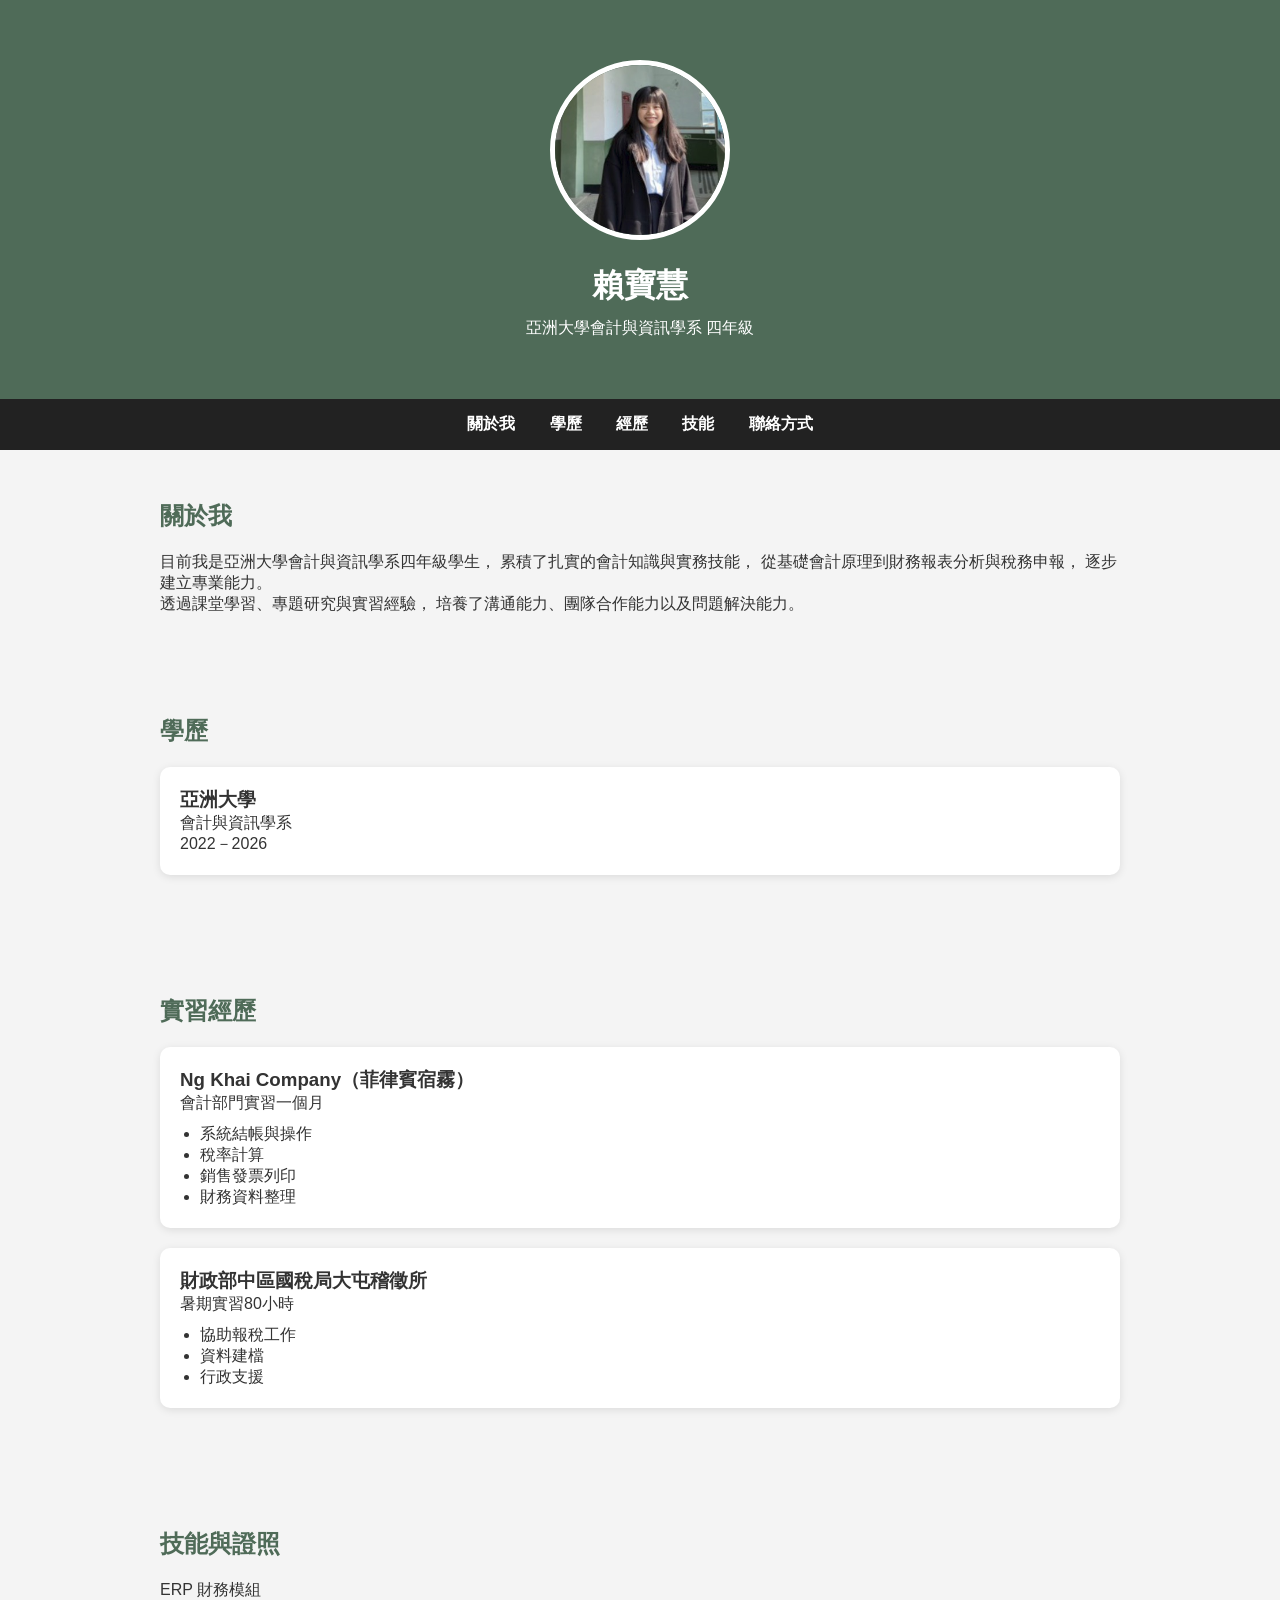
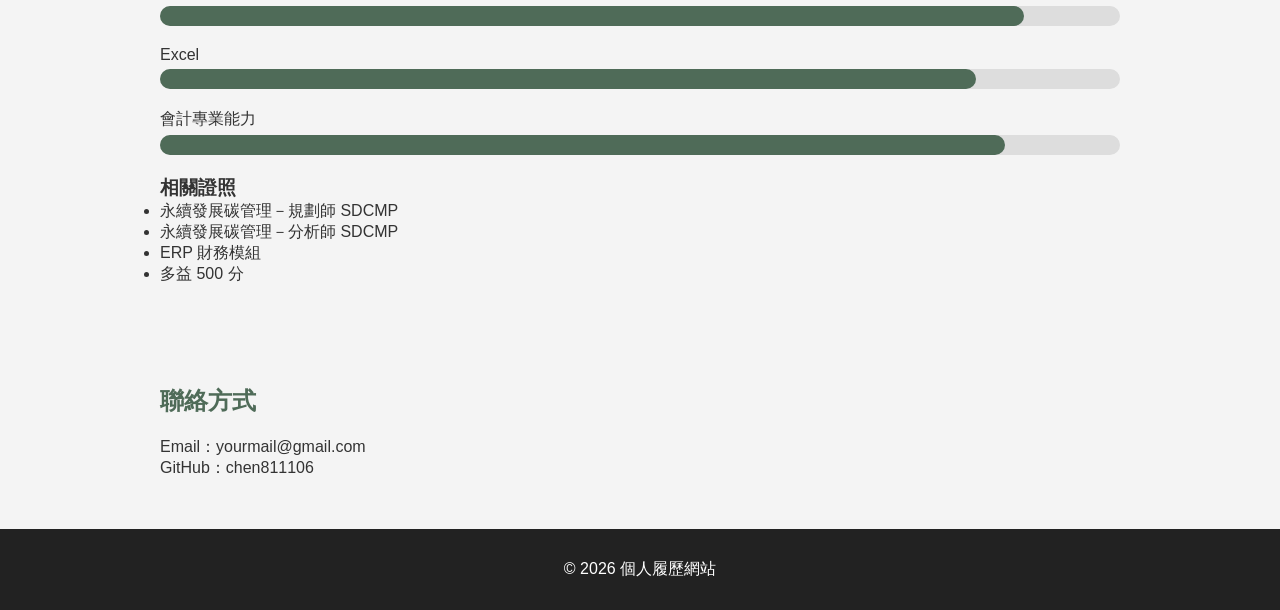
<file: index.html>
<!DOCTYPE html>
<html lang="zh-Hant">
<head>
    <meta charset="UTF-8">
    <meta name="viewport" content="width=device-width, initial-scale=1.0">
    <title>賴寶慧個人履歷</title>
    <link rel="stylesheet" href="style.css">
</head>

<body>

<header>

    <img src="profile.jpg" alt="個人照片">

    <h1>賴寶慧</h1>

    <p>亞洲大學會計與資訊學系 四年級</p>

</header>

<nav>
    <a href="#about">關於我</a>
    <a href="#education">學歷</a>
    <a href="#experience">經歷</a>
    <a href="#skills">技能</a>
    <a href="#contact">聯絡方式</a>
</nav>

<section id="about" class="fade">

    <h2>關於我</h2>

    <p>
        目前我是亞洲大學會計與資訊學系四年級學生，
        累積了扎實的會計知識與實務技能，
        從基礎會計原理到財務報表分析與稅務申報，
        逐步建立專業能力。
    </p>

    <p>
        透過課堂學習、專題研究與實習經驗，
        培養了溝通能力、團隊合作能力以及問題解決能力。
    </p>

</section>

<section id="education" class="fade">

    <h2>學歷</h2>

    <div class="card">
        <h3>亞洲大學</h3>
        <p>會計與資訊學系</p>
        <p>2022－2026</p>
    </div>

</section>

<section id="experience" class="fade">

    <h2>實習經歷</h2>

    <div class="card">
        <h3>Ng Khai Company（菲律賓宿霧）</h3>
        <p>會計部門實習一個月</p>

        <ul>
            <li>系統結帳與操作</li>
            <li>稅率計算</li>
            <li>銷售發票列印</li>
            <li>財務資料整理</li>
        </ul>
    </div>

    <div class="card">
        <h3>財政部中區國稅局大屯稽徵所</h3>
        <p>暑期實習80小時</p>

        <ul>
            <li>協助報稅工作</li>
            <li>資料建檔</li>
            <li>行政支援</li>
        </ul>
    </div>

</section>

<section id="skills" class="fade">

    <h2>技能與證照</h2>

    <div class="skill">
        <span>ERP 財務模組</span>
        <div class="bar">
            <div class="value w90"></div>
        </div>
    </div>

    <div class="skill">
        <span>Excel</span>
        <div class="bar">
            <div class="value w85"></div>
        </div>
    </div>

    <div class="skill">
        <span>會計專業能力</span>
        <div class="bar">
            <div class="value w88"></div>
        </div>
    </div>

    <h3>相關證照</h3>

    <ul>
        <li>永續發展碳管理－規劃師 SDCMP</li>
        <li>永續發展碳管理－分析師 SDCMP</li>
        <li>ERP 財務模組</li>
        <li>多益 500 分</li>
    </ul>

</section>

<section id="contact" class="fade">

    <h2>聯絡方式</h2>

    <p>Email：yourmail@gmail.com</p>

    <p>GitHub：chen811106</p>

</section>

<footer>

    <p>© 2026 個人履歷網站</p>

</footer>

<script src="script.js"></script>

</body>
</html>
</file>
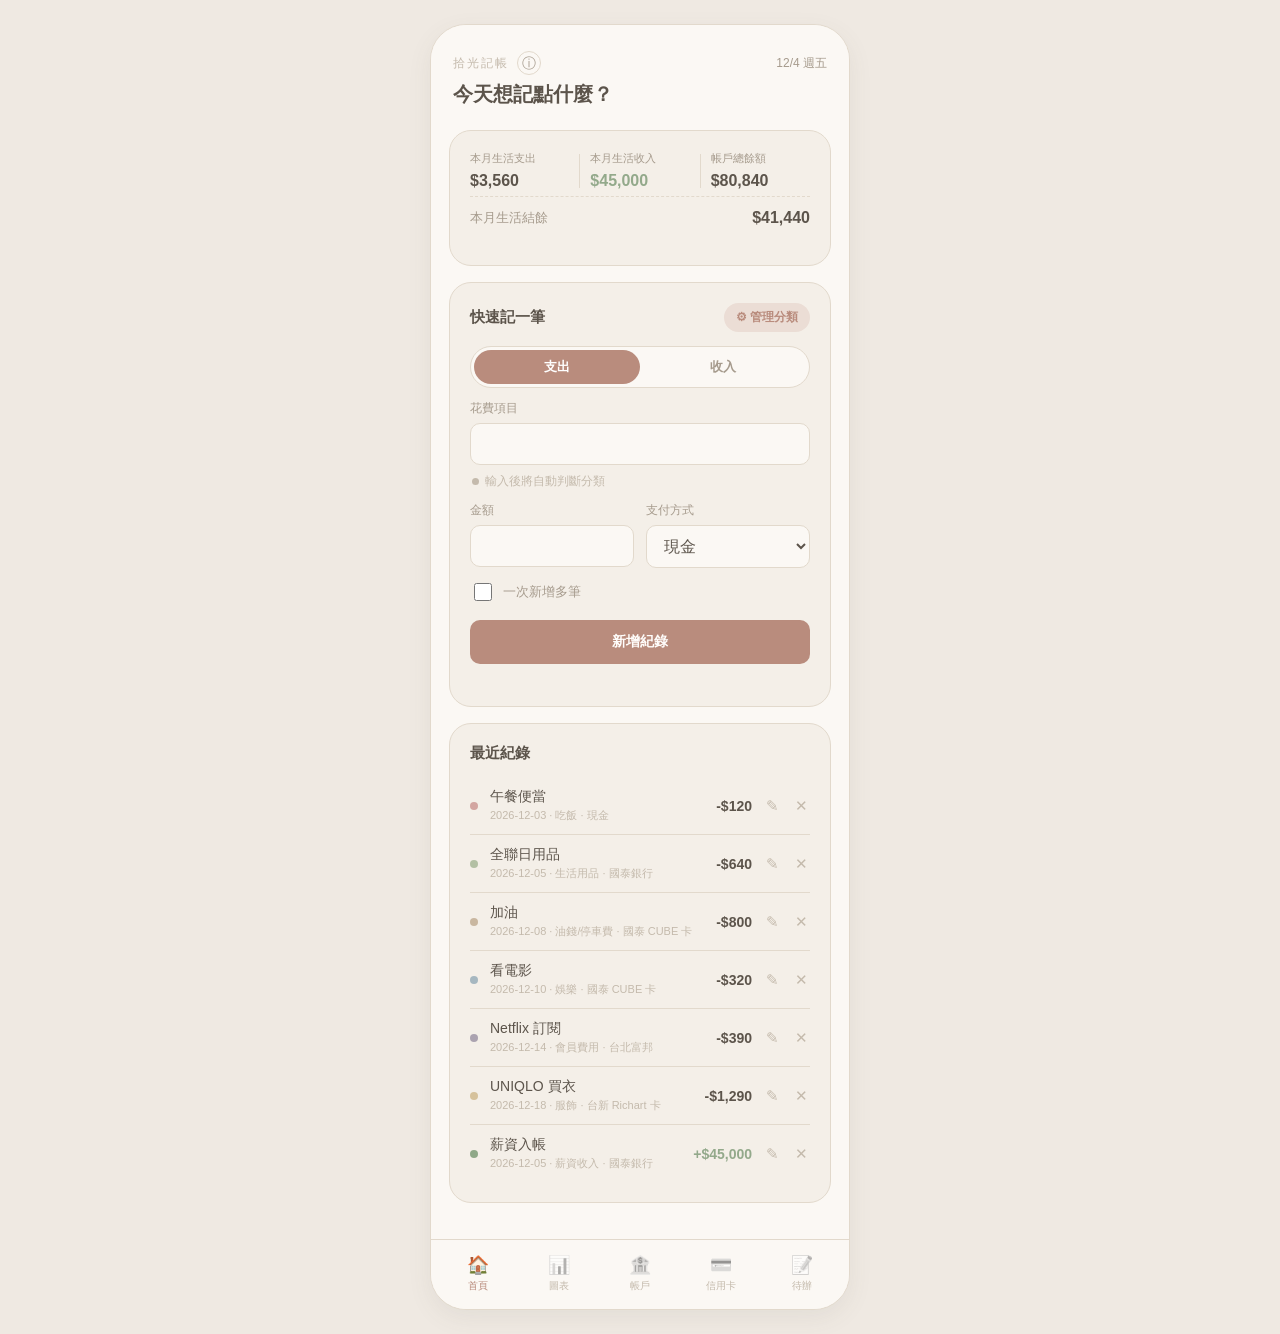
<file: expense-tracker/index.html>
<!DOCTYPE html>
<html lang="zh-Hant">
<head>
<meta charset="UTF-8">
<meta name="viewport" content="width=device-width, initial-scale=1.0, maximum-scale=1.0, viewport-fit=cover, user-scalable=no">
<title>拾光記帳 · Healing Ledger</title>

<!-- PWA：讓瀏覽器可以「加入主畫面」／安裝為 App -->
<link rel="manifest" href="manifest.json">
<meta name="theme-color" content="#C9B7A0">
<meta name="mobile-web-app-capable" content="yes">
<meta name="apple-mobile-web-app-capable" content="yes">
<meta name="apple-mobile-web-app-status-bar-style" content="default">
<meta name="apple-mobile-web-app-title" content="拾光記帳">
<link rel="apple-touch-icon" href="icons/icon-192.png">
<link rel="icon" href="icons/icon-192.png">

<link rel="stylesheet" href="style.css">
</head>
<body>

<script type="application/json" id="app-state"></script>

<div class="phone">

  <header class="topbar">
    <div>
      <div class="topbar-eyebrow-row">
        <p class="topbar-eyebrow">拾光記帳</p>
        <button class="guide-btn" id="guideBtn" aria-label="使用說明">ⓘ</button>
      </div>
      <h1 id="pageTitle">今天想記點什麼？</h1>
    </div>
    <div class="topbar-side">
      <div class="topbar-date" id="todayDate"></div>
      <span class="sync-badge" id="syncBadge"></span>
    </div>
  </header>

  <main class="content">

    <!-- ============ 首頁 / 快速記帳 ============ -->
    <section id="tab-home" class="tab-panel active">

      <div class="card">
        <div class="summary-card">
          <div class="summary-item">
            <span>本月生活支出</span>
            <strong id="monthTotal">$0</strong>
          </div>
          <div class="summary-divider"></div>
          <div class="summary-item income">
            <span>本月生活收入</span>
            <strong id="monthIncome">$0</strong>
          </div>
          <div class="summary-divider"></div>
          <div class="summary-item">
            <span>帳戶總餘額</span>
            <strong id="totalBalance">$0</strong>
          </div>
        </div>
        <div class="total-row">
          <span>本月生活結餘</span>
          <strong id="lifeBalance">$0</strong>
        </div>
        <p class="hint-text" id="lifeExpenseBreakdownHint" style="margin-top:4px;"></p>
      </div>

      <div class="card add-expense">
        <div class="section-head">
          <h2>快速記一筆</h2>
          <button class="add-mini" id="manageCategoriesBtn">⚙ 管理分類</button>
        </div>

        <div class="type-toggle" id="typeToggle">
          <button type="button" class="type-btn active" data-type="expense">支出</button>
          <button type="button" class="type-btn" data-type="income">收入</button>
        </div>

        <label class="field-label" id="itemLabel">花費項目</label>
        <input id="itemInput" class="text-input" placeholder="" autocomplete="off">

        <div class="category-preview" id="categoryPreview">
          <span class="cat-dot" id="catDot"></span>
          <span id="catLabel">輸入後將自動判斷分類</span>
        </div>

        <div id="reimburseField" style="display:none;">
          <label class="checkbox-label">
            <input type="checkbox" id="reimburseCheck">
            <span>這是代墊款收入</span>
          </label>
          <div class="field" id="reimburseCategoryField" style="display:none;">
            <label class="field-label">抵減哪個生活支出分類？</label>
            <select id="reimburseCategorySelect" class="text-input"></select>
          </div>
        </div>

        <div class="row">
          <div class="field">
            <label class="field-label">金額</label>
            <input id="amountInput" class="text-input" type="number" min="0" placeholder="">
          </div>
          <div class="field">
            <label class="field-label" id="paymentLabel">支付方式</label>
            <select id="paymentSelect" class="text-input"></select>
          </div>
        </div>

        <label class="checkbox-label">
          <input type="checkbox" id="batchModeToggle">
          <span>一次新增多筆</span>
        </label>

        <button id="addBtn" class="primary-btn">新增紀錄</button>
        <p class="hint-text" id="formHint"></p>

        <div id="batchQueueSection" style="display:none;">
          <div class="section-head" style="margin-top:14px;margin-bottom:6px;">
            <h2 style="font-size:13px;">待確認清單</h2>
          </div>
          <ul id="batchQueueList" class="plain-list"></ul>
          <button id="batchConfirmBtn" class="primary-btn" style="margin-top:10px;">確認新增全部</button>
        </div>
      </div>

      <div class="card recent-list">
        <h2>最近紀錄</h2>
        <ul id="recentList" class="plain-list"></ul>
        <p class="empty-hint" id="recentEmpty">還沒有任何紀錄，記一筆吧 🌿</p>
      </div>

    </section>

    <!-- ============ 圖表 ============ -->
    <section id="tab-chart" class="tab-panel">
      <div class="card">
        <div class="section-head">
          <h2>本月消費分佈</h2>
          <div class="month-nav">
            <button id="prevMonth" class="icon-btn" aria-label="上個月">‹</button>
            <span id="chartMonthLabel"></span>
            <button id="nextMonth" class="icon-btn" aria-label="下個月">›</button>
          </div>
        </div>

        <div class="donut-wrap">
          <svg id="donutChart" viewBox="0 0 200 200"></svg>
          <div class="donut-center">
            <span id="donutTotal">$0</span>
            <small>總支出</small>
          </div>
        </div>

        <ul id="chartLegend" class="legend"></ul>
        <p class="empty-hint" id="chartEmpty">這個月還沒有支出紀錄</p>
        <p class="hint-text" id="reimburseWarningChart" style="display:none;"></p>
      </div>

      <div class="card">
        <div class="section-head">
          <h2>本月投資資金流向</h2>
        </div>
        <div class="total-row">
          <span>投資流出</span>
          <strong id="chartInvestOutflow">$0</strong>
        </div>
        <div class="total-row">
          <span>投資流入</span>
          <strong id="chartInvestInflow">$0</strong>
        </div>
        <div class="total-row">
          <span>投資淨流量</span>
          <strong id="chartInvestNet">$0</strong>
        </div>
      </div>

      <div class="card">
        <div class="section-head">
          <h2>本月收入分佈</h2>
        </div>

        <div class="donut-wrap">
          <svg id="donutChartIncome" viewBox="0 0 200 200"></svg>
          <div class="donut-center">
            <span id="donutTotalIncome">$0</span>
            <small>總收入</small>
          </div>
        </div>

        <ul id="chartLegendIncome" class="legend"></ul>
        <p class="empty-hint" id="chartEmptyIncome">這個月還沒有收入紀錄</p>
      </div>
    </section>

    <!-- ============ 帳戶 ============ -->
    <section id="tab-accounts" class="tab-panel">
      <div class="card">
        <div class="section-head">
          <h2>銀行帳戶</h2>
          <div class="section-actions">
            <button class="add-mini secondary" id="transferBtn">⇄ 轉帳</button>
            <button class="add-mini" id="addAccountBtn">+ 新增帳戶</button>
          </div>
        </div>
        <ul id="accountList" class="plain-list"></ul>
        <div class="total-row">
          <span>帳戶總餘額</span>
          <strong id="accountsTotal">$0</strong>
        </div>
      </div>

      <div class="card">
        <div class="section-head">
          <h2>本月帳戶水位提醒</h2>
        </div>
        <ul id="waterLevelList" class="plain-list"></ul>
        <p class="empty-hint" id="waterLevelEmpty">目前沒有設定自動扣款或定期定額的項目</p>
      </div>

      <div class="card">
        <div class="section-head">
          <h2>資料管理</h2>
        </div>
        <button class="add-mini secondary" id="historyBtn" style="width:100%;margin-bottom:10px;">📜 歷史記帳紀錄</button>
        <button class="add-mini secondary" id="reimburseReviewBtn" style="width:100%;margin-bottom:10px;">🔍 檢查可能的代墊款收入</button>
        <button class="add-mini secondary" id="exportBtn" style="width:100%;">📤 匯出/清理記帳紀錄</button>
      </div>
    </section>

    <!-- ============ 信用卡 ============ -->
    <section id="tab-cards" class="tab-panel">
      <div class="card">
        <div class="section-head">
          <h2>信用卡管理</h2>
          <div class="section-actions">
            <button class="add-mini secondary" id="cardLimitBtn">⚙ 水位上限</button>
            <button class="add-mini" id="addCardBtn">+ 新增卡片</button>
          </div>
        </div>
        <ul id="cardList" class="card-list"></ul>
        <p class="empty-hint" id="cardsEmpty">還沒有新增信用卡</p>
        <div class="total-row">
          <span>未出帳金額合計</span>
          <strong id="cardUnbilledTotal">$0</strong>
        </div>
        <div id="cardUnbilledLimitBlock" style="display:none;">
          <div class="water-level-bar"><div class="water-level-fill" id="cardUnbilledLimitFill"></div></div>
          <div class="water-level-text" id="cardUnbilledLimitText"></div>
        </div>
      </div>
    </section>

    <!-- ============ 週期待辦 ============ -->
    <section id="tab-checklist" class="tab-panel">
      <div class="card">
        <div class="section-head">
          <h2>代墊款</h2>
          <button class="add-mini" id="addReceivableBtn">+ 新增</button>
        </div>
        <ul id="receivableList" class="plain-list"></ul>
        <p class="empty-hint" id="receivableEmpty">目前沒有人欠你錢</p>
        <div class="total-row">
          <span>目前應收總額</span>
          <strong id="receivableTotal">$0</strong>
        </div>
      </div>

      <div class="card">
        <div class="section-head">
          <h2>週期性繳費清單</h2>
          <button class="add-mini" id="addRecurringBtn">+ 新增項目</button>
        </div>

        <ul id="recurringList" class="plain-list"></ul>
        <p class="empty-hint" id="recurringEmpty">還沒有固定繳費項目</p>
      </div>

      <div class="card">
        <div class="section-head">
          <h2>每月定期定額</h2>
          <button class="add-mini" id="addDcaBtn">+ 新增定期定額</button>
        </div>

        <ul id="dcaList" class="plain-list"></ul>
        <p class="empty-hint" id="dcaEmpty">還沒有定期定額項目</p>
      </div>
    </section>

  </main>

  <nav class="bottom-nav">
    <button data-tab="home" class="nav-btn active"><span class="nav-icon">🏠</span><span>首頁</span></button>
    <button data-tab="chart" class="nav-btn"><span class="nav-icon">📊</span><span>圖表</span></button>
    <button data-tab="accounts" class="nav-btn"><span class="nav-icon">🏦</span><span>帳戶</span></button>
    <button data-tab="cards" class="nav-btn"><span class="nav-icon">💳</span><span>信用卡</span></button>
    <button data-tab="checklist" class="nav-btn"><span class="nav-icon">📝</span><span>待辦</span></button>
  </nav>

</div>

<div class="modal-overlay" id="modalOverlay">
  <div class="modal" id="modalBody"></div>
</div>

<script src="app.js"></script>
</body>
</html>
</file>
<file: style.css>
*{
    margin:0;
    padding:0;
    box-sizing:border-box;
}

html{
    scroll-behavior:smooth;
}

body{
    font-family:"Microsoft JhengHei",sans-serif;
    background:#f4f4f4;
    color:#333;
}

header{
    background:#4f6b58;
    color:white;
    text-align:center;
    padding:60px 20px;
}

header img{
    width:180px;
    height:180px;
    border-radius:50%;
    object-fit:cover;
    border:5px solid white;
    margin-bottom:20px;
}

header h1{
    margin-bottom:10px;
}

nav{
    background:#222;
    text-align:center;
    padding:15px;
}

nav a{
    color:white;
    text-decoration:none;
    margin:0 15px;
    font-weight:bold;
}

section{
    max-width:1000px;
    margin:auto;
    padding:50px 20px;
}

h2{
    color:#4f6b58;
    margin-bottom:20px;
}

.card{
    background:white;
    padding:20px;
    margin-bottom:20px;
    border-radius:10px;
    box-shadow:0 2px 8px rgba(0,0,0,0.1);
}

.card ul{
    margin-left:20px;
    margin-top:10px;
}

.skill{
    margin-bottom:20px;
}

.bar{
    height:20px;
    background:#ddd;
    border-radius:20px;
    margin-top:5px;
}

.value{
    height:20px;
    background:#4f6b58;
    border-radius:20px;
}

.w90{
    width:90%;
}

.w88{
    width:88%;
}

.w85{
    width:85%;
}

footer{
    background:#222;
    color:white;
    text-align:center;
    padding:30px;
}

.fade{
    opacity:0;
    transform:translateY(40px);
    transition:all 1s;
}

.show{
    opacity:1;
    transform:translateY(0);
}
</file>
<file: expense-tracker/style.css>
/* =========================================================
   拾光記帳 · Healing Ledger
   莫蘭迪色系 / 極簡療癒風格
   ========================================================= */

:root{
  /* 背景與中性色 */
  --bg: #EFE9E2;
  --surface: #FBF8F4;
  --surface-soft: #F4EFE8;
  --border: #E2D9CC;
  --text-primary: #5C544B;
  --text-secondary: #A69B8D;
  --text-faint: #C4BAAC;

  /* 莫蘭迪主色（分類色） */
  --c-food: #D3A6A1;      /* 吃飯 - 霧玫瑰 */
  --c-fun: #A6B7C0;       /* 娛樂 - 霧藍 */
  --c-daily: #B3C0A4;     /* 生活用品 - 鼠尾草綠 */
  --c-fuel: #C9B7A0;      /* 油錢/停車費 - 沙棕 */
  --c-transport: #7E97A3; /* 交通 - 霧藍灰 */
  --c-member: #ABA3B0;    /* 會員費用 - 灰紫 */
  --c-clothes: #D6C29C;   /* 服飾 - 燕麥金 */
  --c-luxury: #B98C7D;    /* 奢侈品 - 赤陶 */
  --c-invest: #A2798A;    /* 投資（買賣股票）- 酒紅灰，收支通用同一色 */
  --c-adjust: #A8A296;    /* 調整（收支通用同一色）- 中性暖灰 */

  /* 收入分類色 */
  --c-salary: #8FA888;    /* 薪資收入 - 橄欖綠 */
  --c-allowance: #A3B08A; /* 生活費 - 抹茶綠 */
  --c-dividend: #B8AA6B;  /* 股利收入 - 燕麥金綠 */
  --c-other-income: #9CADA0; /* 其他收入 - 灰綠 */
  --c-reimburse: #9C8FAE;    /* 代墊款收入 - 霧灰紫，跟調整/投資區分開 */

  /* 功能色 */
  --accent: #B98C7D;
  --accent-soft: #EBDDD5;
  --danger: #C58A83;
  --warn: #D3B26A;
  --safe: #93A98B;

  --radius-lg: 22px;
  --radius-md: 16px;
  --radius-sm: 10px;
  --shadow-soft: 0 8px 24px rgba(92, 84, 75, 0.08);
}

*{ box-sizing: border-box; }

/* html 也要塗上跟 App 一樣的底色：手機瀏覽器在上下滑到底、出現回彈
   效果時，露出來的其實是 html 元素的背景，不是 body 的，如果沒設定
   就會看到瀏覽器預設的白色或黑色。overscroll-behavior:none 則是直接
   關掉那個回彈/露底色的效果，滑到頂/底就直接停住，不會再彈一下。 */
html{
  background: var(--bg);
  overscroll-behavior: none;
  /* 只允許上下／左右平移，不包含 pinch-zoom 這個手勢，瀏覽器就不會處理
     雙指縮放。iOS Safari 從 10 版開始其實會忽略 viewport meta 裡的
     maximum-scale／user-scalable=no，所以縮放要靠這個 touch-action 加上
     下面 app.js 裡的手勢攔截，兩層一起擋才會真的擋住。 */
  touch-action: pan-x pan-y;
  /* 螢幕比較寬（手機版 media query 沒生效）時，捲動的是整個頁面，
     這邊也一併把原生捲軸藏起來，跟 .content 保持一致的 App 感。 */
  scrollbar-width: none;
  -ms-overflow-style: none;
}
html::-webkit-scrollbar{ display: none; }

body{
  margin: 0;
  font-family: "PingFang TC","Noto Sans TC","Microsoft JhengHei",-apple-system,BlinkMacSystemFont,sans-serif;
  background: var(--bg);
  color: var(--text-primary);
  -webkit-font-smoothing: antialiased;
  display: flex;
  justify-content: center;
  min-height: 100vh;
  padding: 24px 12px;
  overscroll-behavior: none;
  touch-action: pan-x pan-y;
}

/* ---------- 手機外框（桌面預覽用） ---------- */
.phone{
  width: 100%;
  max-width: 420px;
  min-height: 780px;
  background: var(--surface);
  border-radius: 36px;
  box-shadow: var(--shadow-soft);
  border: 1px solid var(--border);
  display: flex;
  flex-direction: column;
  overflow: hidden;
  position: relative;
}

/* ---------- 頂部列 ---------- */
.topbar{
  padding: 26px 22px 18px;
  display: flex;
  justify-content: space-between;
  align-items: flex-start;
  background: var(--surface);
}
.topbar-eyebrow-row{
  display: flex;
  align-items: center;
  gap: 8px;
  margin: 0 0 6px;
}
.topbar-eyebrow{
  margin: 0;
  font-size: 12px;
  letter-spacing: 2px;
  color: var(--text-faint);
}
/* 跟月份切換那顆 .icon-btn 用同一套尺寸／樣式（24px、有邊框、
   有底色），不要做得太小——太小既不好點、看起來也像個沒對齊好的
   小雜點，24px 是這個 App 裡已經驗證過好點、看起來也乾淨的大小。 */
.guide-btn{
  border: 1px solid var(--border);
  background: var(--surface);
  color: var(--text-secondary);
  width: 24px;
  height: 24px;
  border-radius: 50%;
  font-size: 14px;
  line-height: 1;
  cursor: pointer;
  display: flex;
  align-items: center;
  justify-content: center;
  padding: 0;
  flex-shrink: 0;
}
.guide-btn:hover{ background: var(--accent-soft); color: var(--accent); }
.guide-btn:active{ transform: scale(0.94); }

/* ---------- 使用說明 ---------- */
.guide-content{
  max-height: 60vh;
  overflow-y: auto;
  font-size: 13px;
  line-height: 1.7;
  color: var(--text-secondary);
}
.guide-content h4{
  margin: 16px 0 4px;
  font-size: 13px;
  color: var(--text-primary);
}
.guide-content h4:first-child{ margin-top: 0; }
.guide-content ul{ margin: 0; padding-left: 18px; }
.guide-content li{ margin: 2px 0; }
.topbar h1{
  margin: 0;
  font-size: 20px;
  font-weight: 600;
  color: var(--text-primary);
}
.topbar-side{
  display: flex;
  flex-direction: column;
  align-items: flex-end;
  gap: 5px;
}
.topbar-date{
  font-size: 12px;
  color: var(--text-secondary);
  padding-top: 4px;
  white-space: nowrap;
}
.sync-badge{
  font-size: 10px;
  color: var(--safe);
  white-space: nowrap;
  opacity: 0;
  transition: opacity .2s ease;
}
.sync-badge.on{ opacity: 1; }

/* ---------- 內容區 ----------
   這裡只負責用 flex:1 撐開剩餘高度。手機版的捲動方式（固定畫面高度，
   捲動收在 .content 內部）另外寫在下面的手機 media query 裡；桌機版
   預覽用的外框沒有鎖高度，維持原本整頁捲動即可。 */
.content{
  flex: 1;
  padding: 4px 18px 20px;
}

/* ---------- 隱藏捲軸（原生 App 感） ----------
   一般瀏覽器（尤其手機版 Safari）捲動 .content、彈窗裡的清單這些
   overflow:auto 的區塊時，會冒出那條細細的捲軸／捲動指示條，看起來
   很像「網頁」而不是「App」。在 Claude Artifact 裡看不到這條，是因為
   那邊的渲染環境本來就不會顯示；一般網頁部署（例如加到主畫面的
   PWA）預設會照瀏覽器原生行為顯示出來。這裡把它藏起來——只是不畫
   捲軸而已，滑動捲動本身完全不受影響。 */
.content,
.guide-content,
.modal-scroll-list,
.export-textarea,
.modal{
  scrollbar-width: none;      /* Firefox */
  -ms-overflow-style: none;   /* 舊版 Edge / IE */
}
.content::-webkit-scrollbar,
.guide-content::-webkit-scrollbar,
.modal-scroll-list::-webkit-scrollbar,
.export-textarea::-webkit-scrollbar,
.modal::-webkit-scrollbar{
  display: none;              /* Safari / Chrome 等 WebKit / Blink 核心 */
}

.tab-panel{ display: none; animation: fadeIn .25s ease; }
.tab-panel.active{ display: block; }

@keyframes fadeIn{
  from{ opacity: 0; transform: translateY(6px); }
  to{ opacity: 1; transform: translateY(0); }
}

/* ---------- 卡片 ---------- */
.card{
  background: var(--surface-soft);
  border: 1px solid var(--border);
  border-radius: var(--radius-lg);
  padding: 20px;
  margin-bottom: 16px;
}
.card h2{
  margin: 0 0 14px;
  font-size: 15px;
  font-weight: 600;
  color: var(--text-primary);
}

/* ---------- 首頁摘要 ---------- */
.summary-card{
  display: flex;
  align-items: center;
}
.summary-item{
  flex: 1;
  display: flex;
  flex-direction: column;
  gap: 6px;
}
.summary-item span{ font-size: 11px; color: var(--text-secondary); white-space: nowrap; }
.summary-item strong{ font-size: 16px; color: var(--text-primary); font-weight: 700; white-space: nowrap; }
.summary-item.income strong{ color: var(--safe); }
.summary-divider{
  width: 1px;
  height: 34px;
  background: var(--border);
  margin: 0 10px;
  flex-shrink: 0;
}

/* ---------- 表單 ---------- */
.field-label{
  display: block;
  font-size: 12px;
  color: var(--text-secondary);
  margin: 12px 0 6px;
}
.text-input{
  width: 100%;
  border: 1px solid var(--border);
  background: var(--surface);
  border-radius: var(--radius-sm);
  padding: 11px 13px;
  /* 16px 是關鍵：iOS Safari 只要輸入框的字級小於 16px，點下去就會自動
     放大整個畫面（想幫你看清楚打了什麼），點掉鍵盤後那個放大不會自己
     完全復原，要再點兩下才會縮回正常大小。字級只要 >=16px，Safari
     就不會觸發這個自動縮放，從根本避免掉，不用事後補救。 */
  font-size: 16px;
  color: var(--text-primary);
  outline: none;
  transition: border-color .15s ease;
  font-family: inherit;
}
.text-input:focus{ border-color: var(--accent); }

.row{ display: flex; gap: 12px; }
.row .field{ flex: 1; }

/* 匯出記帳紀錄的文字框：字級刻意不動（維持跟其他 .text-input 一樣的
   16px，避免 iOS 自動放大），只加高度、改成等寬字體方便對齊、允許
   使用者自己拉高。 */
.export-textarea{
  min-height: 220px;
  resize: vertical;
  line-height: 1.6;
  white-space: pre-wrap;
  font-family: ui-monospace, SFMono-Regular, Menlo, Consolas, monospace;
}

/* ---------- 支出／收入 切換 ---------- */
.type-toggle{
  display: flex;
  background: var(--surface);
  border: 1px solid var(--border);
  border-radius: 100px;
  padding: 3px;
  margin-bottom: 6px;
}
.type-btn{
  flex: 1;
  border: none;
  background: none;
  padding: 8px 0;
  border-radius: 100px;
  font-size: 13px;
  font-weight: 600;
  color: var(--text-secondary);
  cursor: pointer;
  font-family: inherit;
  transition: background .15s ease, color .15s ease;
}
.type-btn.active{ background: var(--accent); color: #fff; }
.type-btn[data-type="income"].active{ background: var(--safe); }

.category-preview{
  display: flex;
  align-items: center;
  gap: 6px;
  margin-top: 8px;
  padding: 0 2px;
  font-size: 12px;
  color: var(--text-faint);
}
.cat-dot{
  width: 7px;
  height: 7px;
  border-radius: 50%;
  background: var(--text-faint);
  flex-shrink: 0;
  transition: background .15s ease;
}

.primary-btn{
  width: 100%;
  margin-top: 16px;
  padding: 13px;
  border: none;
  border-radius: var(--radius-sm);
  background: var(--accent);
  color: #FFFDFB;
  font-size: 14px;
  font-weight: 600;
  cursor: pointer;
  transition: opacity .15s ease, transform .1s ease;
  font-family: inherit;
}
.primary-btn:hover{ opacity: .9; }
.primary-btn:active{ transform: scale(0.98); }

.hint-text{
  font-size: 11px;
  color: var(--text-faint);
  margin: 8px 2px 0;
  min-height: 14px;
}

/* ---------- 清單通用 ---------- */
.plain-list{ list-style: none; margin: 0; padding: 0; }

.list-item{
  display: flex;
  align-items: center;
  gap: 12px;
  padding: 11px 0;
  border-bottom: 1px solid var(--border);
}
.list-item:last-child{ border-bottom: none; }

.item-dot{
  width: 8px;
  height: 8px;
  border-radius: 50%;
  flex-shrink: 0;
}

.item-main{ flex: 1; min-width: 0; }
.item-title{
  font-size: 14px;
  color: var(--text-primary);
  white-space: nowrap;
  overflow: hidden;
  text-overflow: ellipsis;
}
.item-sub{
  font-size: 11px;
  color: var(--text-faint);
  margin-top: 2px;
}

.item-amount{
  font-size: 14px;
  font-weight: 600;
  color: var(--text-primary);
  white-space: nowrap;
}
.item-amount.income{ color: var(--safe); }

.item-delete, .item-edit{
  border: none;
  background: none;
  color: var(--text-faint);
  font-size: 15px;
  cursor: pointer;
  padding: 4px 2px;
  line-height: 1;
}
.item-delete:hover{ color: var(--danger); }
.item-edit:hover{ color: var(--accent); }

.empty-hint{
  text-align: center;
  color: var(--text-faint);
  font-size: 12px;
  padding: 18px 0 4px;
  display: none;
}

/* ---------- 圖表 ---------- */
.section-head{
  display: flex;
  justify-content: space-between;
  align-items: center;
  margin-bottom: 14px;
}
.section-head h2{ margin: 0; }

.month-nav{
  display: flex;
  align-items: center;
  gap: 8px;
  font-size: 12px;
  color: var(--text-secondary);
}
.icon-btn{
  border: 1px solid var(--border);
  background: var(--surface);
  width: 24px;
  height: 24px;
  border-radius: 50%;
  cursor: pointer;
  color: var(--text-secondary);
  font-size: 14px;
  line-height: 1;
  display: flex;
  align-items: center;
  justify-content: center;
}
.icon-btn:hover{ background: var(--accent-soft); }

.donut-wrap{
  position: relative;
  width: 180px;
  height: 180px;
  margin: 8px auto 18px;
}
#donutChart{ width: 100%; height: 100%; transform: rotate(-90deg); }
.donut-center{
  position: absolute;
  inset: 0;
  display: flex;
  flex-direction: column;
  align-items: center;
  justify-content: center;
}
.donut-center span{ font-size: 18px; font-weight: 700; color: var(--text-primary); }
.donut-center small{ font-size: 10px; color: var(--text-faint); margin-top: 2px; }

.legend{ list-style: none; margin: 0; padding: 0; }
.legend li{
  display: flex;
  align-items: center;
  gap: 10px;
  padding: 8px 0;
  font-size: 13px;
  border-bottom: 1px solid var(--border);
}
.legend li:last-child{ border-bottom: none; }
.legend .item-dot{ width: 10px; height: 10px; }
.legend .legend-name{ flex: 1; color: var(--text-primary); }
.legend .legend-percent{ color: var(--text-faint); font-size: 11px; width: 38px; text-align: right; }
.legend .legend-amount{ color: var(--text-primary); font-weight: 600; width: 72px; text-align: right; }
/* 圖例每一列都能點進去看這個分類這個月的明細 */
.legend-clickable{ cursor: pointer; }
.legend-clickable:active{ opacity: .7; }
.legend-arrow{ color: var(--text-faint); font-size: 15px; margin-left: -2px; }

/* 圖表分類明細彈窗：交易可能很多筆，讓清單自己捲動，不要把整個
   modal 撐到超出畫面 */
.modal-scroll-list{ max-height: 46vh; overflow-y: auto; }

/* ---------- 帳戶 ---------- */
.total-row{
  display: flex;
  justify-content: space-between;
  align-items: center;
  margin-top: 6px;
  padding-top: 12px;
  border-top: 1px dashed var(--border);
  font-size: 13px;
  color: var(--text-secondary);
}
.total-row strong{ color: var(--text-primary); font-size: 16px; }

.section-actions{ display: flex; align-items: center; gap: 8px; }

.add-mini{
  border: none;
  background: var(--accent-soft);
  color: var(--accent);
  font-size: 12px;
  font-weight: 600;
  padding: 6px 12px;
  border-radius: 100px;
  cursor: pointer;
  white-space: nowrap;
}
.add-mini.secondary{ background: var(--surface); color: var(--text-secondary); border: 1px solid var(--border); }
.add-mini:hover{ opacity: .85; }

/* ---------- 信用卡 ---------- */
.card-list{ list-style: none; margin: 0; padding: 0; display: flex; flex-direction: column; gap: 12px; }

.credit-card{
  border-radius: var(--radius-md);
  padding: 16px 18px;
  background: linear-gradient(135deg, #C9B7A0, #B98C7D);
  color: #FFFCFA;
  position: relative;
  overflow: hidden;
}
.credit-card.theme-1{ background: linear-gradient(135deg, #A6B7C0, #8FA0AC); }
.credit-card.theme-2{ background: linear-gradient(135deg, #B3C0A4, #93A98B); }
.credit-card.theme-3{ background: linear-gradient(135deg, #ABA3B0, #8C8393); }

.credit-card-top{
  display: flex;
  justify-content: space-between;
  align-items: flex-start;
}
.credit-card-name{ font-size: 14px; font-weight: 600; }
.credit-card-actions{ display: flex; align-items: center; gap: 6px; }
.credit-card-delete, .credit-card-edit{
  border: none;
  background: rgba(255,255,255,0.25);
  color: #fff;
  width: 20px;
  height: 20px;
  border-radius: 50%;
  cursor: pointer;
  font-size: 12px;
  line-height: 1;
}
.credit-card-amount{
  font-size: 22px;
  font-weight: 700;
  margin-top: 14px;
}
.credit-card-amount small{ font-size: 11px; font-weight: 400; opacity: .85; display: block; margin-bottom: 2px; }

.credit-card-unbilled-note{
  font-size: 11px;
  opacity: .85;
  margin-top: 8px;
}

.credit-card-limit{ margin-top: 12px; }
.limit-bar{
  width: 100%;
  height: 5px;
  border-radius: 100px;
  background: rgba(255,255,255,0.25);
  overflow: hidden;
}
.limit-fill{
  height: 100%;
  background: #fff;
  border-radius: 100px;
  transition: width .2s ease;
}
.limit-fill.high{ background: #FFD6CE; }
.limit-text{
  font-size: 11px;
  opacity: .92;
  margin-top: 6px;
}

.water-level-bar{
  width: 100%;
  height: 6px;
  border-radius: 100px;
  background: var(--border);
  overflow: hidden;
  margin-top: 10px;
}
.water-level-fill{
  height: 100%;
  background: var(--accent);
  border-radius: 100px;
  transition: width .2s ease;
}
.water-level-fill.high{ background: var(--danger); }
.water-level-text{
  font-size: 11px;
  color: var(--text-secondary);
  margin-top: 6px;
}

.credit-card-bottom{
  display: flex;
  justify-content: space-between;
  align-items: center;
  margin-top: 14px;
  font-size: 11px;
  opacity: .92;
}
.due-badge{
  display: inline-flex;
  align-items: center;
  gap: 5px;
  background: rgba(255,255,255,0.25);
  padding: 4px 9px;
  border-radius: 100px;
}
.due-dot{ width: 6px; height: 6px; border-radius: 50%; background: #fff; }
.due-badge.urgent .due-dot{ background: #FFDCD6; }
.due-badge.urgent{ background: rgba(197, 90, 74, 0.45); }
.due-badge.warn .due-dot{ background: #FFF1C7; }
.due-badge.warn{ background: rgba(211, 178, 106, 0.4); }

.credit-card-pay-btn{
  display: block;
  width: 100%;
  margin-top: 10px;
  padding: 9px;
  border: none;
  border-radius: 100px;
  background: rgba(255,255,255,0.92);
  color: var(--accent);
  font-size: 12px;
  font-weight: 600;
  cursor: pointer;
  font-family: inherit;
}
.credit-card-pay-btn:hover{ opacity: .85; }
.credit-card-pay-btn:active{ transform: scale(0.98); }

/* ---------- 待辦清單 ---------- */
.recurring-item{
  display: flex;
  align-items: center;
  gap: 12px;
  padding: 12px 0;
  border-bottom: 1px solid var(--border);
}
.recurring-item:last-child{ border-bottom: none; }

.checkbox{
  width: 22px;
  height: 22px;
  border-radius: 50%;
  border: 2px solid var(--border);
  background: var(--surface);
  cursor: pointer;
  flex-shrink: 0;
  display: flex;
  align-items: center;
  justify-content: center;
  color: transparent;
  font-size: 12px;
  transition: all .15s ease;
}
.checkbox.checked{
  background: var(--safe);
  border-color: var(--safe);
  color: #fff;
}

.recurring-main{ flex: 1; min-width: 0; }
.recurring-name{ font-size: 14px; color: var(--text-primary); }
.recurring-name.done{ text-decoration: line-through; color: var(--text-faint); }
.recurring-sub{ font-size: 11px; color: var(--text-faint); margin-top: 2px; }
.recurring-sub.recurring-auto{ color: var(--safe); }
.recurring-amount{ font-size: 13px; color: var(--text-secondary); font-weight: 600; white-space: nowrap; }
.recurring-amount.done{ color: var(--text-faint); text-decoration: line-through; }
.recurring-actions{ display: flex; align-items: center; gap: 2px; }

/* ---------- 別人欠我的錢：同一個人分好幾筆欠款，用小清單列在
   對象名稱下面，一樣可以各自編輯/刪除，群組標題的勾選框一次結清
   當下這個人名下所有未收款的項目 ---------- */
.receivable-group{ border-bottom: 1px solid var(--border); }
.receivable-group:last-child{ border-bottom: none; }
.receivable-group-head{ border-bottom: none; padding-bottom: 6px; }
.receivable-entries{
  list-style: none;
  margin: 0 0 10px 34px;
  padding: 0;
}
.receivable-entry{
  display: flex;
  align-items: center;
  gap: 8px;
  padding: 5px 0;
  font-size: 12px;
  color: var(--text-secondary);
}
.receivable-entry-note{
  flex: 1;
  min-width: 0;
  overflow: hidden;
  text-overflow: ellipsis;
  white-space: nowrap;
}
.receivable-entry-amount{ color: var(--text-primary); font-weight: 600; white-space: nowrap; }
.receivable-entry .item-edit,
.receivable-entry .item-delete{ font-size: 13px; }

/* ---------- 底部導覽 ---------- */
.bottom-nav{
  position: sticky;
  bottom: 0;
  z-index: 5;
  display: flex;
  background: var(--surface);
  border-top: 1px solid var(--border);
  padding: 8px 6px calc(10px + env(safe-area-inset-bottom));
}
.nav-btn{
  flex: 1;
  border: none;
  background: none;
  display: flex;
  flex-direction: column;
  align-items: center;
  gap: 3px;
  padding: 6px 0;
  font-size: 10px;
  color: var(--text-faint);
  cursor: pointer;
  border-radius: 12px;
  font-family: inherit;
}
.nav-icon{ font-size: 18px; filter: grayscale(1) opacity(0.55); }
.nav-btn.active{ color: var(--accent); }
.nav-btn.active .nav-icon{ filter: none; }

/* ---------- Modal ---------- */
.modal-overlay{
  position: fixed;
  inset: 0;
  background: rgba(92, 84, 75, 0.35);
  display: none;
  align-items: flex-end;
  justify-content: center;
  z-index: 50;
}
.modal-overlay.open{ display: flex; }

.modal{
  width: 100%;
  max-width: 420px;
  background: var(--surface);
  border-radius: 24px 24px 0 0;
  padding: 22px 20px calc(20px + env(safe-area-inset-bottom));
  animation: slideUp .2s ease;
  /* 有些彈窗（尤其「管理分類」，選項越加越多）內容可能比螢幕還高，
     手機上打字時鍵盤還會再吃掉一大塊高度。之前沒有限制高度、也不能
     捲動，內容太長時上半部會直接被推出畫面外，而且完全滑不上去、
     碰不到——用 max-height 頂住、超過的部分自己在 modal 內部捲動，
     不會再整個消失在畫面外。 */
  max-height: 85dvh;
  overflow-y: auto;
}
@keyframes slideUp{
  from{ transform: translateY(16px); opacity: 0; }
  to{ transform: translateY(0); opacity: 1; }
}
.modal h3{ margin: 0 0 16px; font-size: 16px; color: var(--text-primary); }
.modal .field-label{ margin-top: 12px; }
.modal-actions{
  display: flex;
  gap: 10px;
  margin-top: 20px;
}
.modal-actions button{
  flex: 1;
  padding: 12px;
  border-radius: var(--radius-sm);
  font-size: 14px;
  font-weight: 600;
  cursor: pointer;
  border: none;
  font-family: inherit;
}
.btn-cancel{ background: var(--surface-soft); color: var(--text-secondary); border: 1px solid var(--border) !important; }
.btn-save{ background: var(--accent); color: #fff; }
.btn-danger{ background: var(--danger); color: #fff; }
.confirm-message{
  font-size: 13px;
  color: var(--text-secondary);
  line-height: 1.6;
  margin: 4px 2px 0;
}

/* ---------- 分類關鍵字管理 ---------- */
.chip-list{
  display: flex;
  flex-wrap: wrap;
  gap: 6px;
  margin-top: 8px;
}
.chip{
  display: inline-flex;
  align-items: center;
  gap: 5px;
  background: var(--surface);
  border: 1px solid var(--border);
  border-radius: 100px;
  padding: 5px 10px;
  font-size: 12px;
  color: var(--text-secondary);
}
.chip.default{ opacity: .7; }
.chip button{
  border: none;
  background: none;
  color: var(--text-faint);
  cursor: pointer;
  font-size: 11px;
  padding: 0;
  line-height: 1;
}
.chip button:hover{ color: var(--danger); }
.chip-empty{ font-size: 12px; color: var(--text-faint); margin-top: 6px; }

/* ---------- 自訂分類：調色盤 / 計入損益勾選框 ---------- */
.color-picker-row{
  display: flex;
  align-items: center;
  gap: 8px;
  margin-top: 8px;
  flex-wrap: wrap;
}
.swatch-list{ display: flex; gap: 6px; flex-wrap: wrap; flex: 1; min-width: 0; }
.swatch{
  width: 26px;
  height: 26px;
  border-radius: 50%;
  border: 2px solid transparent;
  padding: 0;
  cursor: pointer;
  flex-shrink: 0;
}
.swatch.selected{ border-color: var(--text-primary); box-shadow: 0 0 0 2px var(--surface); }
/* 滑動式調色盤（原生色彩選擇器，手機上會叫出系統的調色盤/色輪） */
.color-well{
  width: 34px;
  height: 34px;
  padding: 2px;
  border: 1px solid var(--border);
  border-radius: var(--radius-sm);
  background: var(--surface);
  cursor: pointer;
  flex-shrink: 0;
}
.color-hex-input{ width: 92px; flex: none; text-transform: uppercase; }

.checkbox-label{
  display: flex;
  align-items: center;
  gap: 8px;
  margin-top: 12px;
  font-size: 13px;
  color: var(--text-secondary);
  cursor: pointer;
}
.checkbox-label input[type="checkbox"]{
  width: 18px;
  height: 18px;
  accent-color: var(--accent);
  cursor: pointer;
  flex-shrink: 0;
}

@media (max-width: 460px){
  /* 手機上改用「固定畫面高度 + 內部捲動」的做法（跟大部分原生 App／
     LINE 一樣）：.phone 鎖定剛好一個螢幕高，捲動全部收進 .content
     內部處理，.bottom-nav 就永遠在 .phone 底部、不會消失。

     之前試過讓 .phone 高度不設限、靠 .bottom-nav 的 position:sticky
     去黏住「外層」的捲動範圍——這在部分內嵌環境（例如 Claude Artifact
     的預覽框）裡，外層容器本身的捲動跟這個網頁其實是分開的兩層，
     sticky 黏的對象黏錯了，結果又變回「要滑到最底部才看得到功能列」
     的舊問題。改成畫面本身不會變高、捲動只在 .content 裡面發生，
     不管被包在什麼樣的容器裡，都不用去猜測、依賴外層怎麼捲動。 */
  body{ padding: 0; }
  .phone{
    border-radius: 0;
    max-width: 100%;
    min-height: 0; /* 蓋掉桌機版預覽用的 780px 下限，避免跟下面的固定高度打架 */
    height: 100vh;
    height: 100dvh;
    overflow: hidden;
  }
  .content{
    overflow-y: auto;
    -webkit-overflow-scrolling: touch;
    overscroll-behavior: none;
  }
}
</file>
